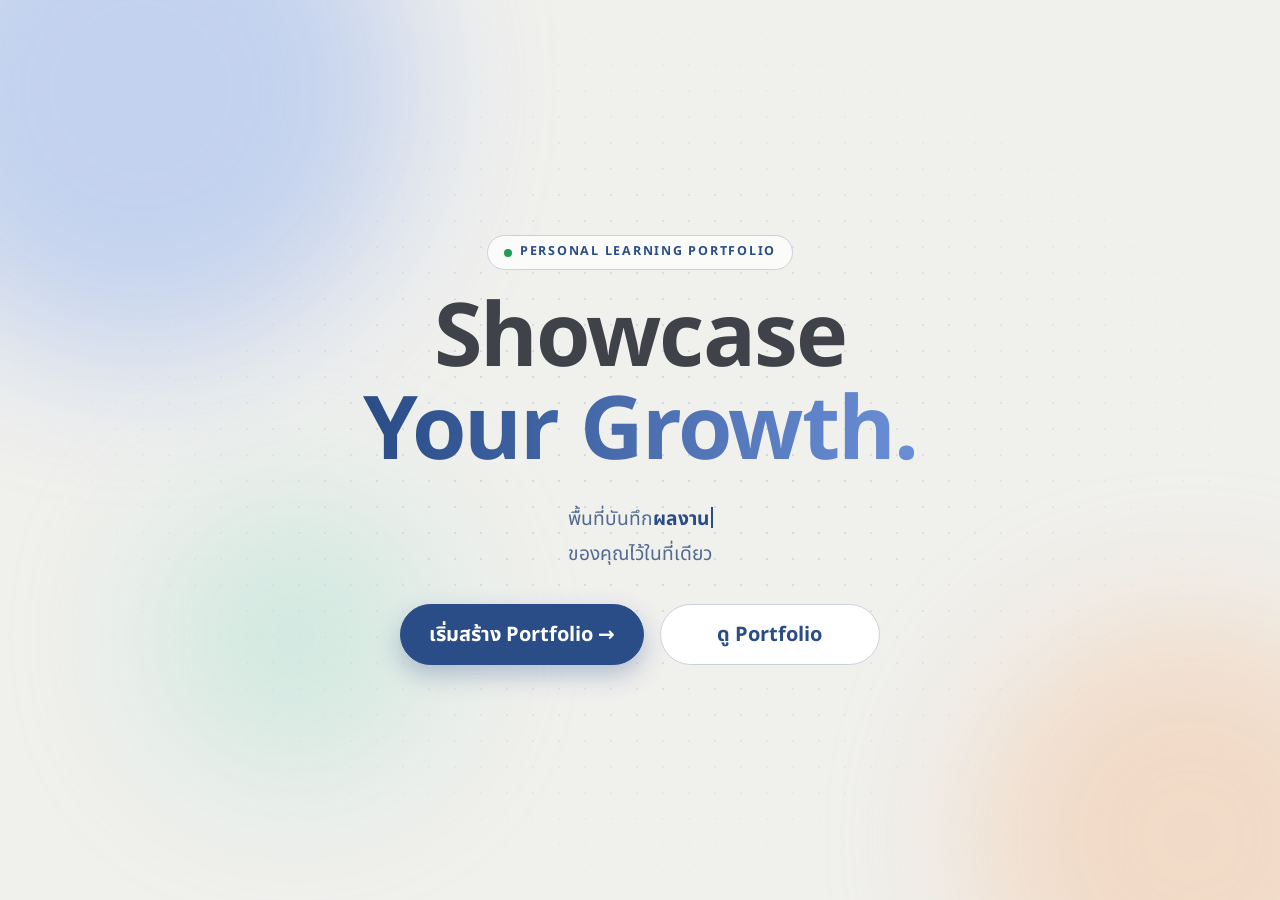
<file: index.html>
<!DOCTYPE html>
<html lang="th">
<head>
    <meta charset="UTF-8">
    <meta name="viewport" content="width=device-width, initial-scale=1">
    <title>PowerUP-TeamProject | Portfolio</title>

    <link rel="preconnect" href="https://fonts.googleapis.com">
    <link rel="preconnect" href="https://fonts.gstatic.com" crossorigin>
    <link href="https://fonts.googleapis.com/css2?family=Noto+Sans+Thai:wght@400;500;700&display=swap" rel="stylesheet">
    <link href="https://cdn.jsdelivr.net/npm/bootstrap@5.3.3/dist/css/bootstrap.min.css" rel="stylesheet">

    <link rel="stylesheet" href="css/base.css">
    <link rel="stylesheet" href="css/home.css">

    <script src="js/core/theme.js"></script>
</head>

<body class="home">

    <!-- พื้นหลังเคลื่อนไหว -->
    <div class="home-bg" aria-hidden="true">
        <span class="blob blob-1" data-depth="60"></span>
        <span class="blob blob-2" data-depth="-45"></span>
        <span class="blob blob-3" data-depth="35"></span>
    </div>

    <main class="home-hero">
        <span class="home-badge" data-reveal>PERSONAL LEARNING PORTFOLIO</span>

        <h1 class="home-title" data-reveal>
            Showcase<br>
            <span class="gradient-text">Your Growth.</span>
        </h1>

        <p class="home-subtitle" data-reveal>
            พื้นที่บันทึก<span class="typed-word" id="typedWord">ผลงาน</span><span class="typed-caret" aria-hidden="true"></span>
            <br>ของคุณไว้ในที่เดียว
        </p>

        <div class="home-actions" data-reveal>
            <a href="pages/create.html" class="btn btn-primary btn-lg home-btn">
                เริ่มสร้าง Portfolio <span class="arrow" aria-hidden="true">→</span>
            </a>
            <a href="pages/portfolio.html" class="btn btn-outline-primary btn-lg home-btn">
                ดู Portfolio
            </a>
        </div>
    </main>

    <script src="js/core/ui.js"></script>
    <script src="js/pages/home.js"></script>
</body>
</html>
</file>
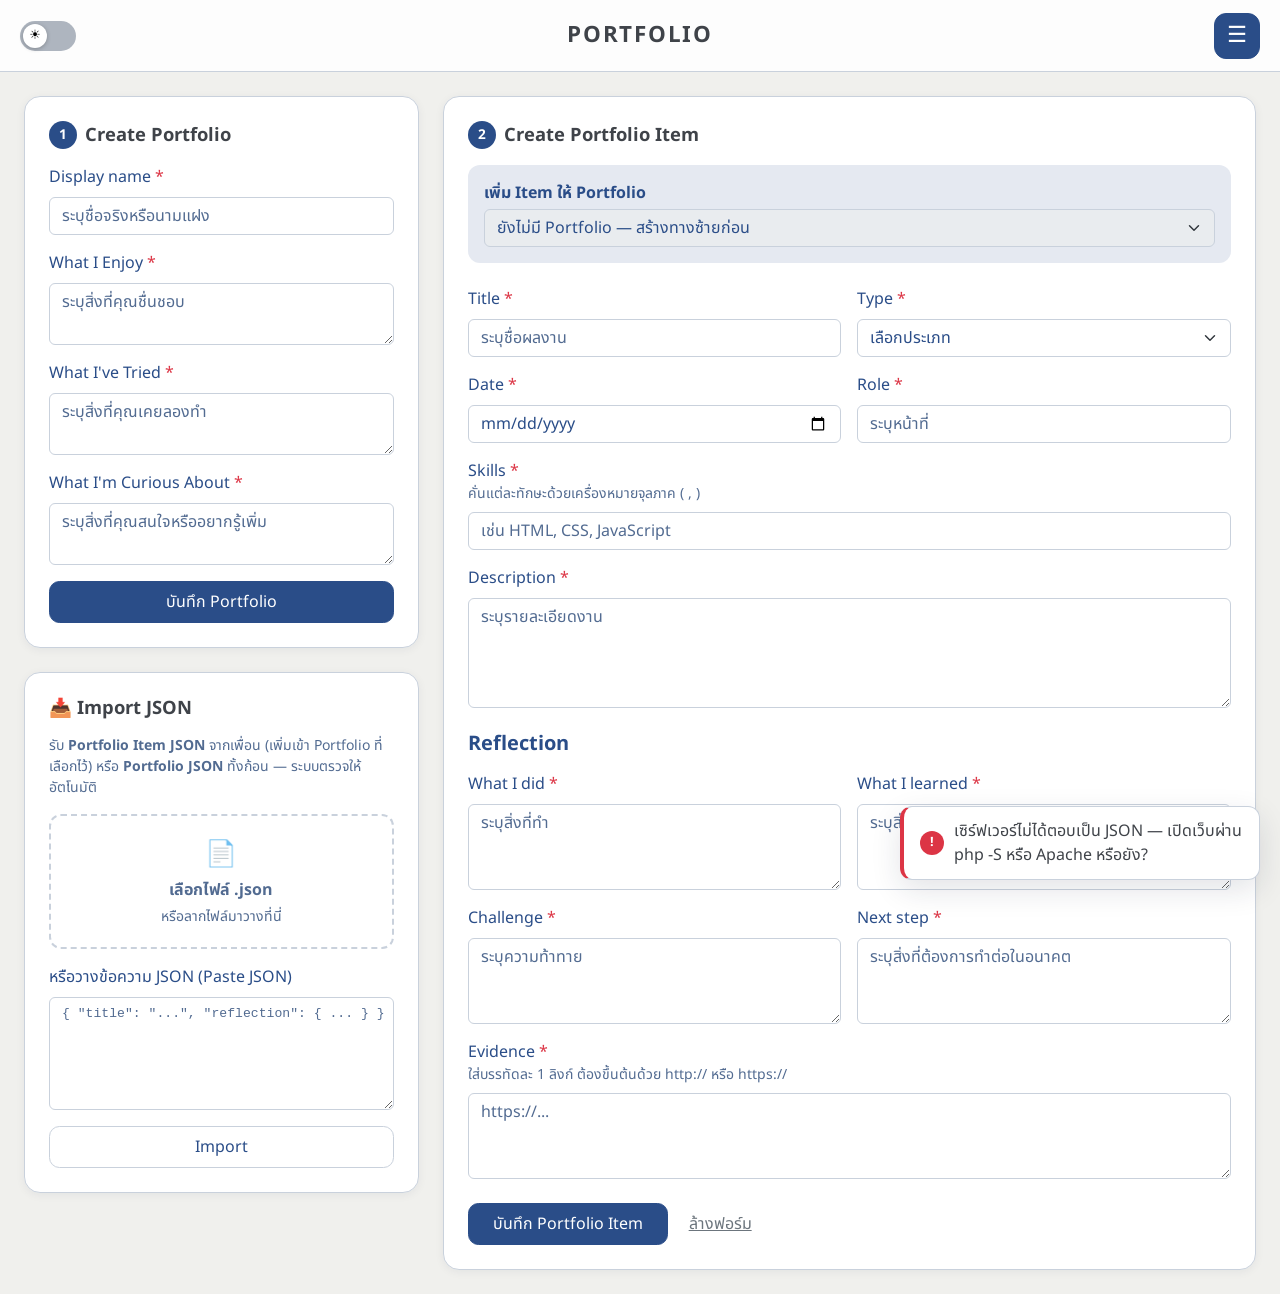
<file: pages/create.html>
<!DOCTYPE html>
<html lang="th">
<head>
    <meta charset="UTF-8">
    <meta name="viewport" content="width=device-width, initial-scale=1">
    <title>สร้าง Portfolio | PowerUP-TeamProject</title>

    <link rel="preconnect" href="https://fonts.googleapis.com">
    <link rel="preconnect" href="https://fonts.gstatic.com" crossorigin>
    <link href="https://fonts.googleapis.com/css2?family=Noto+Sans+Thai:wght@400;500;700&display=swap" rel="stylesheet">
    <link href="https://cdn.jsdelivr.net/npm/bootstrap@5.3.3/dist/css/bootstrap.min.css" rel="stylesheet">

    <link rel="stylesheet" href="../css/base.css">
    <link rel="stylesheet" href="../css/create.css">

    <script src="../js/core/theme.js"></script>
</head>

<body class="has-navbar">

    <!-- ========== NAVBAR ========== -->
    <header class="site-navbar">
        <button type="button" class="theme-toggle" id="themeToggle" role="switch" aria-checked="false" aria-label="โหมดมืด" title="เปิดโหมดมืด">
            <span class="theme-toggle-thumb" aria-hidden="true"></span>
        </button>

        <a href="../index.html" class="site-brand">PORTFOLIO</a>

        <button type="button" class="btn btn-primary menu-btn justify-self-end" data-bs-toggle="offcanvas" data-bs-target="#pageMenu" aria-controls="pageMenu" aria-label="เปิดเมนู">☰</button>
    </header>

    <!-- ========== SIDE MENU ========== -->
    <div class="offcanvas offcanvas-end" tabindex="-1" id="pageMenu" aria-labelledby="pageMenuLabel">
        <div class="offcanvas-header border-bottom">
            <h5 class="offcanvas-title fw-bold" id="pageMenuLabel">MENU</h5>
            <button type="button" class="btn-close" data-bs-dismiss="offcanvas" aria-label="ปิด"></button>
        </div>
        <div class="offcanvas-body">
            <nav class="d-grid gap-3">
                <a href="../index.html" class="btn btn-outline-primary menu-link">🏠 HOME</a>
                <a href="create.html" class="btn btn-outline-primary menu-link" aria-current="page">✍️ สร้าง Portfolio</a>
                <a href="portfolio.html" class="btn btn-outline-primary menu-link">📁 PORTFOLIO</a>
                <a href="game.html" class="btn btn-outline-primary menu-link">🎮 เล่น Blackjack</a>
            </nav>
        </div>
    </div>

    <!-- ========== CONTENT ========== -->
    <main class="container-xxl px-3 px-md-4 py-4">
        <div class="row g-4 align-items-start">

            <!-- ซ้าย: สร้าง Portfolio + Import -->
            <aside class="col-lg-4">
                <div class="create-sidebar d-grid gap-4">

                    <section class="app-card" data-reveal>
                        <h2 class="section-title"><span class="step-badge">1</span> Create Portfolio</h2>

                        <!-- ไม่มี action / method: JavaScript ส่งด้วย fetch() + FormData แทน -->
                        <form id="portfolioForm" novalidate>
                            <div class="field mb-3">
                                <label for="displayName" class="form-label">Display name <span class="text-danger">*</span></label>
                                <input type="text" id="displayName" name="displayName" class="form-control" maxlength="120" placeholder="ระบุชื่อจริงหรือนามแฝง" required>
                                <div class="error-msg invalid-feedback">โปรดระบุชื่อที่ต้องการแสดง</div>
                            </div>

                            <div class="field mb-3">
                                <label for="whatIEnjoy" class="form-label">What I Enjoy <span class="text-danger">*</span></label>
                                <textarea id="whatIEnjoy" name="whatIEnjoy" class="form-control" rows="2" placeholder="ระบุสิ่งที่คุณชื่นชอบ" required></textarea>
                                <div class="error-msg invalid-feedback">โปรดระบุสิ่งที่คุณชอบทำ</div>
                            </div>

                            <div class="field mb-3">
                                <label for="whatIveTried" class="form-label">What I've Tried <span class="text-danger">*</span></label>
                                <textarea id="whatIveTried" name="whatIveTried" class="form-control" rows="2" placeholder="ระบุสิ่งที่คุณเคยลองทำ" required></textarea>
                                <div class="error-msg invalid-feedback">โปรดระบุสิ่งที่คุณเคยลองทำ</div>
                            </div>

                            <div class="field mb-3">
                                <label for="whatImCuriousAbout" class="form-label">What I'm Curious About <span class="text-danger">*</span></label>
                                <textarea id="whatImCuriousAbout" name="whatImCuriousAbout" class="form-control" rows="2" placeholder="ระบุสิ่งที่คุณสนใจหรืออยากรู้เพิ่ม" required></textarea>
                                <div class="error-msg invalid-feedback">โปรดระบุสิ่งที่คุณสนใจหรืออยากรู้เพิ่ม</div>
                            </div>

                            <p class="text-danger small mb-3" id="portfolioError" role="alert" hidden></p>
                            <button type="submit" class="btn btn-primary w-100 py-2">บันทึก Portfolio</button>
                        </form>
                    </section>

                    <section class="app-card" data-reveal>
                        <h2 class="section-title">📥 Import JSON</h2>
                        <p class="small text-body-secondary mb-3">
                            รับ <strong>Portfolio Item JSON</strong> จากเพื่อน (เพิ่มเข้า Portfolio ที่เลือกไว้)
                            หรือ <strong>Portfolio JSON</strong> ทั้งก้อน — ระบบตรวจให้อัตโนมัติ
                        </p>

                        <label for="importFile" class="drop-zone mb-3" id="dropZone">
                            <span class="drop-zone__icon" aria-hidden="true">📄</span>
                            <span class="fw-bold">เลือกไฟล์ .json</span>
                            <small id="importFileName">หรือลากไฟล์มาวางที่นี่</small>
                        </label>
                        <input type="file" id="importFile" class="visually-hidden" accept=".json,application/json">

                        <label for="importJson" class="form-label">หรือวางข้อความ JSON (Paste JSON)</label>
                        <textarea id="importJson" class="form-control json-preview mb-3" rows="5" placeholder='{ "title": "...", "reflection": { ... } }'></textarea>

                        <p class="text-danger small mb-3" id="importError" role="alert" hidden></p>

                        <button type="button" class="btn btn-outline-primary w-100 py-2" id="importBtn">Import</button>
                    </section>
                </div>
            </aside>

            <!-- ขวา: สร้าง / แก้ไข Portfolio Item -->
            <section class="col-lg-8">
                <div class="app-card" id="itemSection" data-reveal>
                    <h2 class="section-title"><span class="step-badge">2</span> <span id="itemFormTitle">Create Portfolio Item</span></h2>

                    <div class="edit-banner mb-3" id="modeBanner" hidden>
                        <span id="modeBannerText"></span>
                        <button type="button" class="btn btn-sm btn-outline-secondary" id="cancelModeBtn">ยกเลิก</button>
                    </div>

                    <form id="itemForm" novalidate>
                        <div class="target-box mb-4">
                            <label for="portfolioId" class="form-label fw-bold mb-1">เพิ่ม Item ให้ Portfolio</label>
                            <select id="portfolioId" name="portfolioId" class="form-select"></select>
                        </div>

                        <div class="row g-3">
                            <div class="col-md-6">
                                <label for="title" class="form-label">Title <span class="text-danger">*</span></label>
                                <input type="text" id="title" name="title" class="form-control" maxlength="200" placeholder="ระบุชื่อผลงาน" required>
                                <div class="invalid-feedback">โปรดระบุชื่อผลงาน</div>
                            </div>

                            <div class="col-md-6">
                                <label for="type" class="form-label">Type <span class="text-danger">*</span></label>
                                <select id="type" name="type" class="form-select" required>
                                    <option value="">เลือกประเภท</option>
                                    <option value="Course Assignment">Course Assignment</option>
                                    <option value="Personal Project">Personal Project</option>
                                    <option value="Activity">Activity</option>
                                    <option value="Workshop">Workshop</option>
                                    <option value="Volunteer">Volunteer</option>
                                    <option value="Other">Other</option>
                                </select>
                                <div class="invalid-feedback">โปรดเลือกประเภท</div>
                            </div>

                            <div class="col-12" id="otherTypeField" hidden>
                                <label for="otherType" class="form-label">ระบุประเภทอื่น ๆ <span class="text-danger">*</span></label>
                                <input type="text" id="otherType" name="otherType" class="form-control" maxlength="100" placeholder="พิมพ์รายละเอียดประเภทผลงาน">
                                <div class="invalid-feedback">โปรดระบุประเภทผลงาน</div>
                            </div>

                            <div class="col-md-6">
                                <label for="date" class="form-label">Date <span class="text-danger">*</span></label>
                                <input type="date" id="date" name="date" class="form-control" required>
                                <div class="invalid-feedback">โปรดเลือกวันที่ (ต้องไม่เป็นวันในอนาคต)</div>
                            </div>

                            <div class="col-md-6">
                                <label for="role" class="form-label">Role <span class="text-danger">*</span></label>
                                <input type="text" id="role" name="role" class="form-control" maxlength="200" placeholder="ระบุหน้าที่" required>
                                <div class="invalid-feedback">โปรดระบุหน้าที่</div>
                            </div>

                            <div class="col-12">
                                <label for="skills" class="form-label mb-0">Skills <span class="text-danger">*</span></label>
                                <div class="form-text mt-0 mb-2">คั่นแต่ละทักษะด้วยเครื่องหมายจุลภาค ( , )</div>
                                <input type="text" id="skills" name="skills" class="form-control" placeholder="เช่น HTML, CSS, JavaScript" required>
                                <div class="invalid-feedback">โปรดระบุทักษะที่ใช้</div>
                            </div>

                            <div class="col-12">
                                <label for="description" class="form-label">Description <span class="text-danger">*</span></label>
                                <textarea id="description" name="description" class="form-control" rows="4" placeholder="ระบุรายละเอียดงาน" required></textarea>
                                <div class="invalid-feedback">โปรดระบุรายละเอียดงาน</div>
                            </div>
                        </div>

                        <h3 class="h5 fw-bold mt-4 mb-3">Reflection</h3>

                        <div class="row g-3">
                            <div class="col-md-6">
                                <label for="whatIDid" class="form-label">What I did <span class="text-danger">*</span></label>
                                <textarea id="whatIDid" name="whatIDid" class="form-control" rows="3" placeholder="ระบุสิ่งที่ทำ" required></textarea>
                                <div class="invalid-feedback">โปรดระบุสิ่งที่ทำ</div>
                            </div>

                            <div class="col-md-6">
                                <label for="whatILearned" class="form-label">What I learned <span class="text-danger">*</span></label>
                                <textarea id="whatILearned" name="whatILearned" class="form-control" rows="3" placeholder="ระบุสิ่งที่เรียนรู้" required></textarea>
                                <div class="invalid-feedback">โปรดระบุสิ่งที่เรียนรู้</div>
                            </div>

                            <div class="col-md-6">
                                <label for="challenge" class="form-label">Challenge <span class="text-danger">*</span></label>
                                <textarea id="challenge" name="challenge" class="form-control" rows="3" placeholder="ระบุความท้าทาย" required></textarea>
                                <div class="invalid-feedback">โปรดระบุความท้าทาย</div>
                            </div>

                            <div class="col-md-6">
                                <label for="nextStep" class="form-label">Next step <span class="text-danger">*</span></label>
                                <textarea id="nextStep" name="nextStep" class="form-control" rows="3" placeholder="ระบุสิ่งที่ต้องการทำต่อในอนาคต" required></textarea>
                                <div class="invalid-feedback">โปรดระบุสิ่งที่ต้องการทำต่อ</div>
                            </div>

                            <div class="col-12">
                                <label for="evidence" class="form-label mb-0">Evidence <span class="text-danger">*</span></label>
                                <div class="form-text mt-0 mb-2">ใส่บรรทัดละ 1 ลิงก์ ต้องขึ้นต้นด้วย http:// หรือ https://</div>
                                <textarea id="evidence" name="evidence" class="form-control" rows="3" placeholder="https://..." required></textarea>
                                <div class="invalid-feedback">ต้องมีอย่างน้อย 1 ลิงก์ และทุกบรรทัดต้องขึ้นต้นด้วย http:// หรือ https://</div>
                            </div>
                        </div>

                        <p class="text-danger small mt-3 mb-0" id="itemError" role="alert" hidden></p>

                        <div class="d-flex flex-column flex-sm-row gap-2 mt-4">
                            <button type="submit" class="btn btn-primary px-4 py-2" id="itemSubmitBtn">บันทึก Portfolio Item</button>
                            <button type="reset" class="btn btn-link text-secondary">ล้างฟอร์ม</button>
                        </div>
                    </form>
                </div>
            </section>

        </div>
    </main>

    <script src="https://cdn.jsdelivr.net/npm/bootstrap@5.3.3/dist/js/bootstrap.bundle.min.js"></script>
    <script src="../js/core/ui.js"></script>
    <script src="../js/core/data.js"></script>
    <script src="../js/pages/create.js"></script>
</body>
</html>
</file>
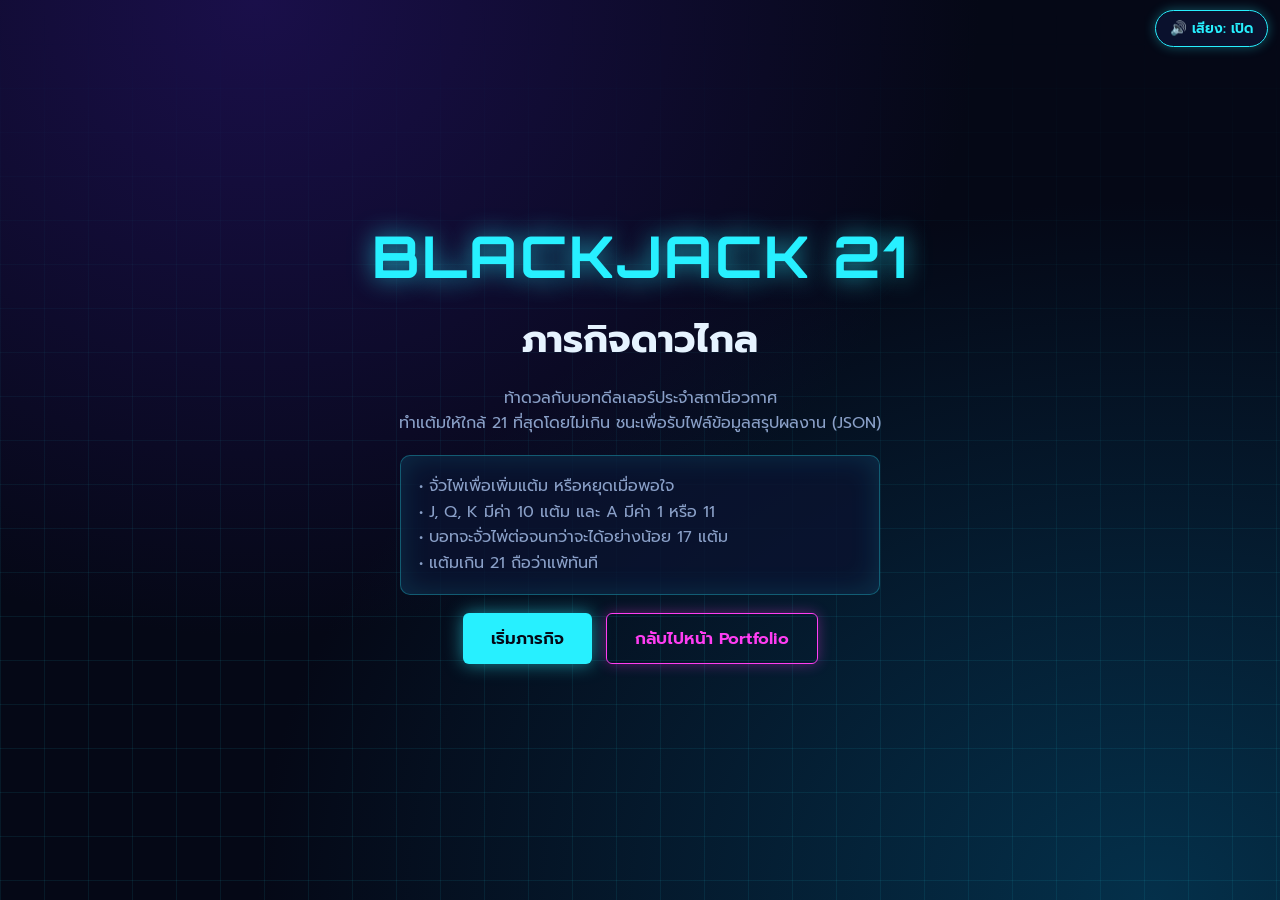
<file: pages/game.html>
<!DOCTYPE html>
<html lang="th">
<head>
<meta charset="utf-8">
<meta name="viewport" content="width=device-width, initial-scale=1, viewport-fit=cover">
<title>แบล็กแจ็ก: ภารกิจดาวไกล</title>
<link href="https://fonts.googleapis.com/css2?family=Orbitron:wght@600;900&family=Prompt:wght@400;600&display=swap" rel="stylesheet">
<link rel="stylesheet" href="../css/game.css">
</head>
<body>
<button id="snd" aria-label="เปิดหรือปิดเสียง">🔊 เสียง: เปิด</button>

<section class="screen on" id="start">
  <h1>BLACKJACK 21</h1>
  <h2>ภารกิจดาวไกล</h2>
  <p>ท้าดวลกับบอทดีลเลอร์ประจำสถานีอวกาศ<br>ทำแต้มให้ใกล้ 21 ที่สุดโดยไม่เกิน ชนะเพื่อรับไฟล์ข้อมูลสรุปผลงาน (JSON)</p>
  <div class="panel" style="max-width:480px;text-align:left">
    <p>• จั่วไพ่เพื่อเพิ่มแต้ม หรือหยุดเมื่อพอใจ<br>• J, Q, K มีค่า 10 แต้ม และ A มีค่า 1 หรือ 11<br>• บอทจะจั่วไพ่ต่อจนกว่าจะได้อย่างน้อย 17 แต้ม<br>• แต้มเกิน 21 ถือว่าแพ้ทันที</p>
  </div>
  <div class="row"><button class="btn" id="startBtn">เริ่มภารกิจ</button><a class="btn alt" href="portfolio.html" id="toPortfolioStart">กลับไปหน้า Portfolio</a></div>
</section>

<section class="screen" id="game">
  <h2>BLACKJACK</h2><div class="card back" id="deck" aria-hidden="true">?</div>
  <div class="panel zone"><h3>บอทดีลเลอร์ <span class="score" id="ds">0</span></h3><div class="hand" id="dh"></div></div>
  <div id="status"></div>
  <div class="panel zone"><h3>ผู้เล่น <span class="score" id="ps">0</span></h3><div class="hand" id="ph"></div></div>
  <div class="row"><button class="btn go" id="hit">จั่วไพ่</button><button class="btn alt" id="stand">หยุด</button></div>
</section>

<section class="screen lose" id="lose">
  <h2>ภารกิจล้มเหลว</h2>
  <p id="loseMsg"></p>
  <div class="row"><button class="btn go" id="again1">เล่นอีกรอบ</button><button class="btn alt" id="quit">ออก</button><a class="btn alt" href="portfolio.html" id="toPortfolioLose">กลับไปหน้า Portfolio</a></div>
</section>

<section class="screen" id="draw">
  <h2>เสมอกัน</h2>
  <p>แต้มเท่ากับบอท ยังไม่มีผู้ชนะ ลองอีกครั้ง</p>
  <div class="row"><button class="btn go" id="again2">เล่นรอบใหม่</button><a class="btn alt" href="portfolio.html" id="toPortfolioDraw">กลับไปหน้า Portfolio</a></div>
</section>

<section class="screen" id="bye">
  <h2>ขอบคุณที่ร่วมภารกิจ</h2>
  <p>แล้วพบกันใหม่ นักบินอวกาศ</p>
  <button class="btn" id="home">กลับหน้าแรก</button>
</section>

<section class="screen win" id="win">
  <h2>ภารกิจสำเร็จ! คุณชนะ</h2>
  <p id="winMsg"></p>
  <p>กรอกชื่อ-นามสกุลของคุณเพื่อบันทึกข้อมูลลงในไฟล์ Portfolio JSON</p>
  <div class="fields">
    <div><label for="fullName">ชื่อ-นามสกุล</label><input id="fullName" maxlength="80" autocomplete="name" placeholder="เช่น สมชาย มีสุข"></div>
    <div id="err" role="alert"></div>
    <button class="btn" id="mk">สร้างและดาวน์โหลดไฟล์ .json</button>
  </div>
</section>

<section class="screen" id="result">
  <h2>บันทึกข้อมูลสำเร็จ</h2>
  <p id="dlMsg">ไฟล์ Portfolio JSON ของคุณพร้อมดาวน์โหลดแล้ว</p>
  <div class="row">
    <button class="btn go" id="dl">ดาวน์โหลดไฟล์ .json</button>
    <button class="btn alt" id="again3">เล่นอีกรอบ</button>
    <a class="btn alt" href="portfolio.html" id="toPortfolioCert">กลับไปหน้า Portfolio</a>
  </div>
</section>

<script src="../js/pages/game.js"></script>
</body>
</html>
</file>
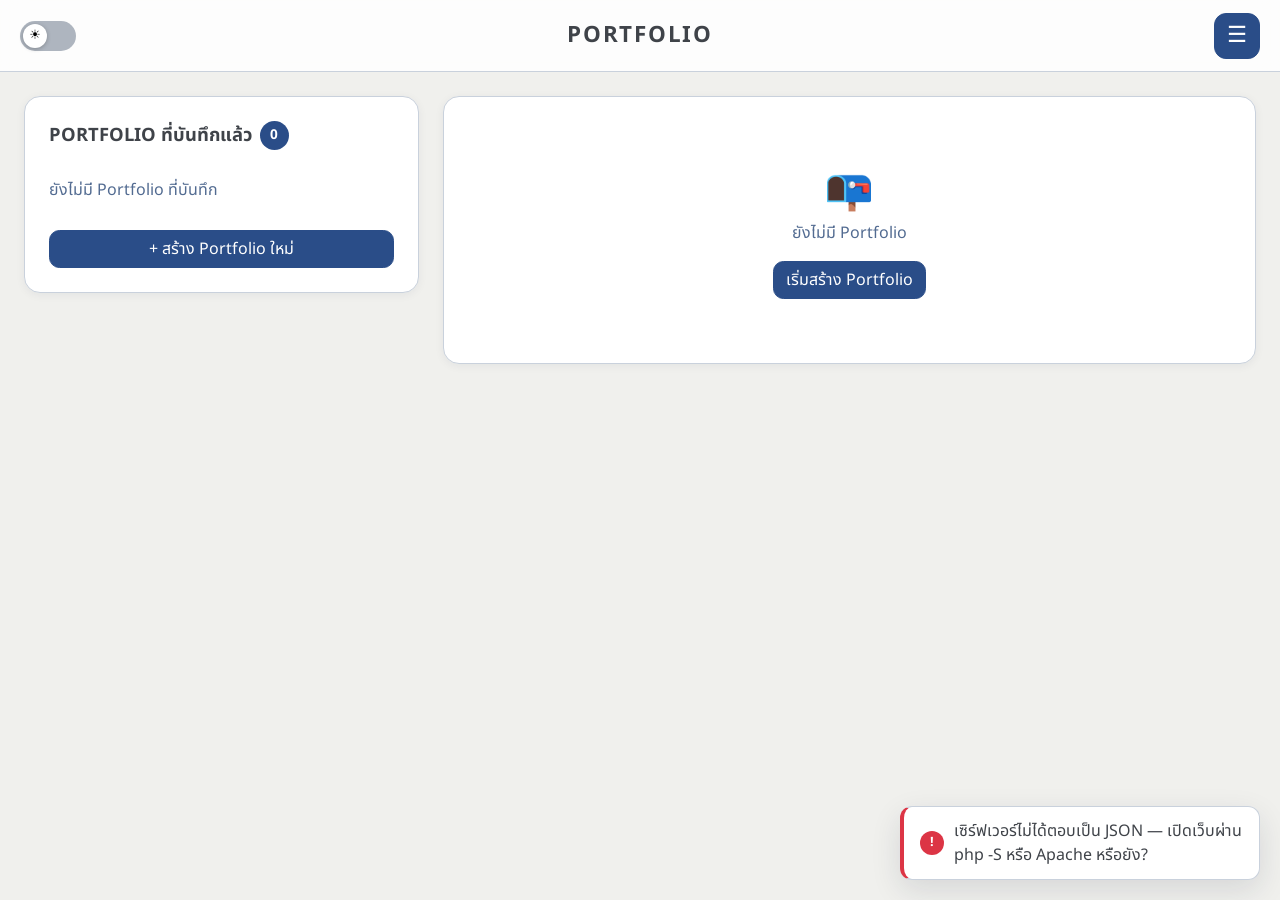
<file: pages/portfolio.html>
<!DOCTYPE html>
<html lang="th">
<head>
    <meta charset="UTF-8">
    <meta name="viewport" content="width=device-width, initial-scale=1">
    <title>ดู Portfolio | PowerUP-TeamProject</title>

    <link rel="preconnect" href="https://fonts.googleapis.com">
    <link rel="preconnect" href="https://fonts.gstatic.com" crossorigin>
    <link href="https://fonts.googleapis.com/css2?family=Noto+Sans+Thai:wght@400;500;700&display=swap" rel="stylesheet">
    <link href="https://cdn.jsdelivr.net/npm/bootstrap@5.3.3/dist/css/bootstrap.min.css" rel="stylesheet">

    <link rel="stylesheet" href="../css/base.css">
    <link rel="stylesheet" href="../css/portfolio.css">

    <script src="../js/core/theme.js"></script>
</head>

<body class="has-navbar">

    <!-- ========== NAVBAR ========== -->
    <header class="site-navbar">
        <button type="button" class="theme-toggle" id="themeToggle" role="switch" aria-checked="false" aria-label="โหมดมืด" title="เปิดโหมดมืด">
            <span class="theme-toggle-thumb" aria-hidden="true"></span>
        </button>

        <a href="../index.html" class="site-brand">PORTFOLIO</a>

        <button type="button" class="btn btn-primary menu-btn justify-self-end" data-bs-toggle="offcanvas" data-bs-target="#pageMenu" aria-controls="pageMenu" aria-label="เปิดเมนู">☰</button>
    </header>

    <!-- ========== SIDE MENU ========== -->
    <div class="offcanvas offcanvas-end" tabindex="-1" id="pageMenu" aria-labelledby="pageMenuLabel">
        <div class="offcanvas-header border-bottom">
            <h5 class="offcanvas-title fw-bold" id="pageMenuLabel">MENU</h5>
            <button type="button" class="btn-close" data-bs-dismiss="offcanvas" aria-label="ปิด"></button>
        </div>
        <div class="offcanvas-body">
            <nav class="d-grid gap-3">
                <a href="../index.html" class="btn btn-outline-primary menu-link">🏠 HOME</a>
                <a href="create.html" class="btn btn-outline-primary menu-link">✍️ สร้าง Portfolio</a>
                <a href="portfolio.html" class="btn btn-outline-primary menu-link" aria-current="page">📁 PORTFOLIO</a>
                <a href="game.html" class="btn btn-outline-primary menu-link">🎮 เล่น Blackjack</a>
            </nav>
        </div>
    </div>

    <!-- ========== CONTENT ========== -->
    <main class="container-xxl px-3 px-md-4 py-4">
        <div class="row g-4 align-items-start">

            <!-- ซ้าย: รายการ Portfolio -->
            <aside class="col-lg-4">
                <section class="app-card portfolio-sidebar" data-reveal>
                    <h2 class="section-title">
                        PORTFOLIO ที่บันทึกแล้ว
                        <span class="count-badge" id="portfolioCount">0</span>
                    </h2>
                    <ul class="portfolio-list" id="portfolioList" aria-label="รายการ Portfolio"></ul>
                    <a href="create.html" class="btn btn-primary w-100 mt-3">+ สร้าง Portfolio ใหม่</a>
                </section>
            </aside>

            <!-- ขวา: รายละเอียด + Items -->
            <div class="col-lg-8 d-grid gap-4" id="detailArea">

                <section class="app-card" aria-live="polite" data-reveal>
                    <div class="empty-state" id="emptyState" hidden>
                        <div class="empty-state__icon" aria-hidden="true">📭</div>
                        <p class="mb-3">ยังไม่มี Portfolio</p>
                        <a href="create.html" class="btn btn-primary">เริ่มสร้าง Portfolio</a>
                    </div>

                    <div id="detailContent" hidden>
                        <div class="detail-header">
                            <div class="d-flex align-items-center gap-3 min-w-0">
                                <span class="avatar" id="detailAvatar" aria-hidden="true"></span>
                                <h1 class="fs-3 fw-bold text-break mb-0" id="detailTitle"></h1>
                            </div>
                            <div class="d-flex flex-wrap gap-2">
                                <button type="button" class="btn btn-sm btn-primary" id="exportBtn">⬇️ Export my-portfolio.json</button>
                                <button type="button" class="btn btn-sm btn-outline-danger" id="deleteBtn">ลบ Portfolio</button>
                            </div>
                        </div>

                        <div class="detail-grid">
                            <div class="detail-box">
                                <h3>What I Enjoy</h3>
                                <p id="detailEnjoy"></p>
                            </div>
                            <div class="detail-box">
                                <h3>What I've Tried</h3>
                                <p id="detailTried"></p>
                            </div>
                            <div class="detail-box">
                                <h3>What I'm Curious About</h3>
                                <p id="detailCurious"></p>
                            </div>
                        </div>
                    </div>
                </section>

                <section class="app-card" id="itemsSection" data-reveal>
                    <div class="d-flex flex-wrap align-items-center justify-content-between gap-2 mb-3">
                        <h2 class="section-title mb-0">
                            PORTFOLIO ITEMS
                            <span class="count-badge" id="itemCount">0</span>
                        </h2>
                        <a href="create.html" class="btn btn-sm btn-outline-primary" id="addItemLink">+ เพิ่ม Item</a>
                    </div>
                    <div class="items-container" id="itemsContainer"></div>
                </section>

            </div>
        </div>
    </main>

    <!-- ========== หน้าต่างแสดง JSON (Copy / Download) ========== -->
    <div class="modal fade" id="jsonModal" tabindex="-1" aria-labelledby="jsonModalTitle" aria-hidden="true">
        <div class="modal-dialog modal-dialog-centered modal-dialog-scrollable modal-lg modal-fullscreen-sm-down">
            <div class="modal-content">
                <div class="modal-header">
                    <h2 class="modal-title fs-5 fw-bold" id="jsonModalTitle">Portfolio Item JSON</h2>
                    <button type="button" class="btn-close" data-bs-dismiss="modal" aria-label="ปิด"></button>
                </div>
                <div class="modal-body">
                    <p class="small text-body-secondary" id="jsonModalHint"></p>
                    <textarea class="form-control json-preview" id="jsonModalText" rows="14" readonly aria-label="ข้อมูล JSON"></textarea>
                </div>
                <div class="modal-footer flex-column flex-sm-row">
                    <span class="small text-body-secondary me-sm-auto" id="jsonModalFile"></span>
                    <button type="button" class="btn btn-outline-primary w-100 w-sm-auto" id="jsonCopyBtn">📋 Copy</button>
                    <button type="button" class="btn btn-primary w-100 w-sm-auto" id="jsonDownloadBtn">⬇️ Download</button>
                </div>
            </div>
        </div>
    </div>

    <script src="https://cdn.jsdelivr.net/npm/bootstrap@5.3.3/dist/js/bootstrap.bundle.min.js"></script>
    <script src="../js/core/ui.js"></script>
    <script src="../js/core/data.js"></script>
    <script src="../js/pages/portfolio.js"></script>
</body>
</html>
</file>
<file: css/home.css>
/* 
   home.css — หน้าแรก (index.html)
   หน้าเรียบ ๆ มีแค่หัวข้อ + 2 ปุ่ม และพื้นหลังเคลื่อนไหวเบา ๆ
    */

.home {
  overflow-x: hidden;
}

/* ---------- พื้นหลัง ---------- */
.home-bg {
  position: fixed;
  inset: 0;
  z-index: -1;
  overflow: hidden;
  pointer-events: none;
}

/* ลายจุดจาง ๆ */
.home-bg::after {
  content: "";
  position: absolute;
  inset: 0;
  background-image: radial-gradient(var(--bs-border-color) 1px, transparent 1px);
  background-size: 26px 26px;
  mask-image: radial-gradient(ellipse at center, #000 20%, transparent 70%);
  -webkit-mask-image: radial-gradient(ellipse at center, #000 20%, transparent 70%);
  opacity: 0.7;
}

/* วงกลมสีเบลอ ๆ (home.js ขยับตามเมาส์) */
.blob {
  position: absolute;
  border-radius: 50%;
  filter: blur(70px);
  opacity: 0.55;
  translate: var(--px, 0) var(--py, 0);
  transition: translate 0.8s var(--ease);
  animation: float 14s ease-in-out infinite alternate;
}

.blob-1 {
  width: 42vmax;
  height: 42vmax;
  top: -14vmax;
  left: -10vmax;
  background: #9fbaf0;
}

.blob-2 {
  width: 34vmax;
  height: 34vmax;
  right: -10vmax;
  bottom: -12vmax;
  background: #f3c9a8;
  animation-delay: -5s;
}

.blob-3 {
  width: 22vmax;
  height: 22vmax;
  top: 55%;
  left: 12%;
  background: #b9e3d6;
  animation-delay: -9s;
}

[data-bs-theme="dark"] .blob { opacity: 0.25; }

@keyframes float {
  0% { transform: translate(0, 0) scale(1); }
  50% { transform: translate(3vmax, -2vmax) scale(1.06); }
  100% { transform: translate(-2vmax, 2vmax) scale(0.96); }
}

/* ---------- เนื้อหา ---------- */
.home-hero {
  min-height: 100vh;
  min-height: 100svh;
  display: flex;
  flex-direction: column;
  align-items: center;
  justify-content: center;
  gap: 1.5rem;
  padding: 2rem 1.25rem;
  text-align: center;
}

.home-badge {
  display: inline-flex;
  align-items: center;
  gap: 0.5rem;
  padding: 0.45rem 1rem;
  font-size: 0.78rem;
  font-weight: 700;
  letter-spacing: 0.14em;
  color: var(--accent-text);
  background: rgba(var(--bs-body-bg-rgb), 0.7);
  border: 1px solid var(--bs-border-color);
  border-radius: 999px;
  backdrop-filter: blur(6px);
}

.home-badge::before {
  content: "";
  width: 8px;
  height: 8px;
  background: #1f9d55;
  border-radius: 50%;
  animation: pulse 2s ease-in-out infinite;
}

@keyframes pulse {
  0%, 100% { box-shadow: 0 0 0 0 rgba(31, 157, 85, 0.5); }
  50% { box-shadow: 0 0 0 6px rgba(31, 157, 85, 0); }
}

.home-title {
  margin: 0;
  font-size: clamp(2.6rem, 9vw, 5.5rem);
  font-weight: 700;
  line-height: 1.05;
  letter-spacing: -0.02em;
  color: var(--bs-emphasis-color);
}

.gradient-text {
  background: linear-gradient(90deg, var(--accent-text), #6b8fd6, #d98b5f, var(--accent-text));
  background-size: 300% 100%;
  -webkit-background-clip: text;
  background-clip: text;
  color: transparent;
  animation: shine 8s linear infinite;
}

@keyframes shine {
  to { background-position: 300% 0; }
}

.home-subtitle {
  max-width: 34rem;
  margin: 0;
  font-size: clamp(1rem, 2.6vw, 1.2rem);
  line-height: 1.8;
  color: var(--bs-secondary-color);
}

/* คำที่พิมพ์อัตโนมัติ */
.typed-word {
  font-weight: 700;
  color: var(--accent-text);
}

.typed-caret {
  display: inline-block;
  width: 2px;
  height: 1.1em;
  margin-left: 2px;
  vertical-align: -0.15em;
  background: var(--accent-text);
  animation: blink 1s steps(1) infinite;
}

@keyframes blink {
  50% { opacity: 0; }
}

/* ---------- ปุ่ม ---------- */
.home-actions {
  display: flex;
  flex-wrap: wrap;
  justify-content: center;
  gap: 1rem;
  margin-top: 0.5rem;
}

.home-btn {
  min-width: 220px;
  padding: 0.9rem 1.75rem;
  font-weight: 700;
  border-radius: 999px;
}

.home-btn.btn-primary {
  box-shadow: 0 10px 25px rgba(42, 77, 136, 0.3);
}

.home-btn.btn-primary:hover {
  box-shadow: 0 14px 30px rgba(42, 77, 136, 0.4);
}

.home-btn .arrow {
  display: inline-block;
  transition: transform 0.25s var(--ease);
}

.home-btn:hover .arrow {
  transform: translateX(5px);
}

/* มือถือ: ปุ่มเต็มความกว้าง เรียงแนวตั้ง */
@media (max-width: 575.98px) {
  .home-actions {
    flex-direction: column;
    width: 100%;
    max-width: 320px;
  }

  .home-btn {
    width: 100%;
    min-width: 0;
  }
}
</file>
<file: css/create.css>
/* 
   create.css — หน้าสร้าง Portfolio (pages/create.html)
    */

/* ข้อความแจ้งเตือนของฟอร์ม Portfolio (create.js เพิ่มคลาส .invalid) */
.field .error-msg {
  display: none;
}

.field.invalid .error-msg {
  display: block;
}

.field.invalid .form-control {
  border-color: var(--bs-danger);
}

.form-control:focus,
.form-select:focus {
  border-color: var(--accent);
  box-shadow: 0 0 0 0.2rem var(--accent-soft);
}

/* ขั้นตอน 1 / 2 */
.step-badge {
  display: inline-grid;
  place-items: center;
  width: 1.75rem;
  height: 1.75rem;
  font-size: 0.85rem;
  color: #fff;
  background: var(--accent);
  border-radius: 50%;
}

/* กล่องเลือก Portfolio ที่จะเพิ่ม Item */
.target-box {
  padding: 1rem;
  background: var(--accent-soft);
  border-radius: 0.75rem;
}

/* แถบแจ้งว่ากำลังแก้ไข Item */
.edit-banner {
  display: flex;
  flex-wrap: wrap;
  align-items: center;
  justify-content: space-between;
  gap: 0.75rem;
  padding: 0.85rem 1rem;
  color: #7a5b00;
  background: #fff6d6;
  border: 1px solid #f0d77a;
  border-radius: 0.75rem;
}

[data-bs-theme="dark"] .edit-banner {
  color: #ffe08a;
  background: rgba(255, 214, 102, 0.1);
  border-color: rgba(255, 214, 102, 0.35);
}

/* ช่องอัปโหลดไฟล์แบบลากวาง */
.drop-zone {
  display: grid;
  place-items: center;
  gap: 0.25rem;
  padding: 1.25rem;
  text-align: center;
  color: var(--bs-secondary-color);
  border: 2px dashed var(--bs-border-color);
  border-radius: 0.75rem;
  cursor: pointer;
  transition: border-color 0.2s, background-color 0.2s;
}

.drop-zone:hover,
.drop-zone.is-dragover {
  border-color: var(--accent);
  background: var(--accent-soft);
}

.drop-zone__icon {
  font-size: 1.6rem;
}

/* คอลัมน์ซ้ายติดอยู่ด้านบนตอนเลื่อน (จอใหญ่) */
@media (min-width: 992px) {
  .create-sidebar {
    position: sticky;
    top: calc(var(--navbar-h) + 1.5rem);
  }
}
</file>
<file: css/game.css>
:root {
  --bg: #050816;
  --panel: #0b1330cc;
  --cyan: #27f0ff;
  --pink: #ff3df2;
  --lime: #7dff9a;
  --red: #ff4d6d;
  --txt: #e6f3ff;
  --mut: #8aa0c8;
  color-scheme: dark;
  box-sizing: border-box;
  padding-top: env(safe-area-inset-top, 0px);
  padding-bottom: env(safe-area-inset-bottom, 0px);
}
* {
  box-sizing: border-box;
}
html,
body {
  margin: 0;
  min-height: 100%;
}
body {
  background:
    radial-gradient(ellipse at 20% 0, #1a0f4a 0, transparent 50%),
    radial-gradient(ellipse at 90% 100%, #04304a 0, transparent 55%), var(--bg);
  color: var(--txt);
  font-family: "Prompt", "Noto Sans Thai", Tahoma, sans-serif;
  min-height: 100vh;
  background-attachment: fixed;
}
body::before {
  content: "";
  position: fixed;
  inset: 0;
  background-image:
    linear-gradient(#27f0ff14 1px, transparent 1px),
    linear-gradient(90deg, #27f0ff14 1px, transparent 1px);
  background-size: 44px 44px;
  mask-image: linear-gradient(transparent, #000 70%);
  -webkit-mask-image: linear-gradient(transparent, #000 70%);
  pointer-events: none;
}
h1,
h2,
.num {
  font-family: "Orbitron", "Prompt", sans-serif;
}
.screen {
  display: none;
  position: relative;
  max-width: 900px;
  margin: 0 auto;
  padding: 24px 16px 40px;
  min-height: 100vh;
  flex-direction: column;
  align-items: center;
  justify-content: center;
  text-align: center;
  gap: 18px;
}
.screen.on {
  display: flex;
}
h1 {
  font-size: clamp(2rem, 7vw, 3.6rem);
  margin: 0;
  color: var(--cyan);
  text-shadow: 0 0 24px #27f0ffaa;
  letter-spacing: 0.04em;
}
h2 {
  font-size: clamp(1.6rem, 5vw, 2.4rem);
  margin: 0;
}
p {
  margin: 0;
  color: var(--mut);
  line-height: 1.6;
}
.btn {
  font:
    600 1.05rem "Prompt",
    sans-serif;
  color: var(--bg);
  background: var(--cyan);
  border: 0;
  border-radius: 6px;
  padding: 12px 28px;
  cursor: pointer;
  box-shadow: 0 0 18px #27f0ff88;
  transition:
    transform 0.15s,
    box-shadow 0.15s;
}
a.btn {
  display: inline-block;
  text-decoration: none;
  text-align: center;
}
.btn:hover {
  transform: translateY(-2px);
  box-shadow: 0 0 28px #27f0ffcc;
}
.btn:focus-visible,
input:focus-visible {
  outline: 3px solid var(--pink);
  outline-offset: 3px;
}
.btn.alt {
  background: transparent;
  color: var(--pink);
  border: 1.5px solid var(--pink);
  box-shadow: 0 0 14px #ff3df255;
}
.btn.go {
  background: var(--lime);
  box-shadow: 0 0 18px #7dff9a88;
}
.btn:disabled {
  opacity: 0.35;
  cursor: not-allowed;
  transform: none;
}
.row {
  display: flex;
  gap: 14px;
  flex-wrap: wrap;
  justify-content: center;
}
.panel {
  background: var(--panel);
  border: 1px solid #27f0ff55;
  border-radius: 10px;
  padding: 18px;
  width: 100%;
  box-shadow: 0 0 30px #27f0ff22 inset;
}
#game {
  justify-content: flex-start;
  gap: 14px;
}
.zone {
  width: 100%;
}
.zone h3 {
  margin: 0 0 8px;
  font-size: 1rem;
  color: var(--mut);
  font-weight: 400;
}
.score {
  font-family: "Orbitron", sans-serif;
  color: var(--cyan);
  margin-left: 8px;
}
.hand {
  display: flex;
  gap: 10px;
  justify-content: center;
  min-height: 128px;
  flex-wrap: wrap;
}
.card {
  width: 80px;
  height: 116px;
  border-radius: 8px;
  background: linear-gradient(160deg, #16224d, #0a1130);
  border: 1.5px solid var(--cyan);
  box-shadow: 0 0 14px #27f0ff55;
  padding: 7px;
  display: flex;
  flex-direction: column;
  justify-content: space-between;
  font:
    900 1.35rem "Orbitron",
    sans-serif;
  text-align: left;
}
.card .s {
  align-self: center;
  font-size: 2rem;
}
.card .r2 {
  align-self: flex-end;
  transform: rotate(180deg);
}
.card.red {
  color: var(--red);
  border-color: var(--pink);
  box-shadow: 0 0 14px #ff3df255;
}
.card.back {
  background: repeating-linear-gradient(45deg, #1b0f4a 0 8px, #2a1670 8px 16px);
  border-color: var(--pink);
  color: transparent;
}
#status {
  min-height: 2em;
  font-size: 1.25rem;
  font-weight: 600;
  color: var(--lime);
  text-shadow: 0 0 12px #7dff9a66;
}
.lose h2 {
  color: var(--red);
  text-shadow: 0 0 20px #ff4d6d99;
}
.win h2 {
  color: var(--lime);
  text-shadow: 0 0 20px #7dff9a99;
}
input {
  width: 100%;
  font:
    1rem "Prompt",
    sans-serif;
  color: var(--txt);
  background: #050b22;
  border: 1.5px solid #27f0ff77;
  border-radius: 6px;
  padding: 12px;
}
label {
  display: block;
  text-align: left;
  color: var(--mut);
  font-size: 0.9rem;
  margin-bottom: 6px;
}
.fields {
  display: grid;
  gap: 14px;
  width: 100%;
  max-width: 420px;
}
#err {
  color: var(--red);
  min-height: 1.3em;
  font-size: 0.9rem;
}
.cert {
  background: #f8fbff;
  color: #0a1030;
  width: 100%;
  max-width: 760px;
  aspect-ratio: 1.414/1;
  min-height: 420px;
  border: 6px double #0b6a8a;
  border-radius: 6px;
  padding: 28px 22px;
  display: flex;
  flex-direction: column;
  align-items: center;
  justify-content: space-between;
  position: relative;
  box-shadow: 0 0 40px #27f0ff77;
}
.cert::before {
  content: "";
  position: absolute;
  inset: 8px;
  border: 1.5px solid #ff3df2;
  pointer-events: none;
}
.cert h2 {
  font-size: clamp(1.4rem, 5vw, 2.4rem);
  color: #0b6a8a;
  letter-spacing: 0.06em;
}
.cert .nm {
  font:
    600 clamp(1.5rem, 6vw, 2.6rem) "Prompt",
    sans-serif;
  border-bottom: 2px solid #0b6a8a;
  padding: 0 24px 4px;
  word-break: break-word;
}
.cert p {
  color: #2b3a66;
  font-size: clamp(0.8rem, 2.4vw, 1rem);
}
.cert .foot {
  display: flex;
  justify-content: space-between;
  align-items: flex-end;
  width: 100%;
  gap: 10px;
}
.hint {
  font-size: 0.8rem;
}
@media (max-width: 520px) {
  .card {
    width: 64px;
    height: 94px;
    font-size: 1.05rem;
  }
  .card .s {
    font-size: 1.5rem;
  }
  .hand {
    min-height: 104px;
  }
}
#snd {
  position: fixed;
  top: calc(env(safe-area-inset-top, 0px) + 10px);
  right: 12px;
  z-index: 20;
  font:
    600 0.85rem "Prompt",
    sans-serif;
  color: var(--cyan);
  background: #0b1330ee;
  border: 1.5px solid var(--cyan);
  border-radius: 20px;
  padding: 7px 14px;
  cursor: pointer;
  box-shadow: 0 0 12px #27f0ff55;
}
#snd:focus-visible {
  outline: 3px solid var(--pink);
  outline-offset: 3px;
}
#deck {
  position: absolute;
  top: 18px;
  right: 16px;
  width: 54px;
  height: 78px;
  padding: 0;
  border-radius: 6px;
  box-shadow:
    3px 3px 0 #1b0f4a,
    6px 6px 0 #2a1670,
    0 0 14px #ff3df255;
}
.card.fade-in {
  animation: fadeIn 0.3s ease-out both;
}
.card.flip {
  animation: flip 0.35s ease-out;
}
@keyframes fadeIn {
  from {
    opacity: 0;
    transform: scale(0.95);
  }
  to {
    opacity: 1;
    transform: none;
  }
}
@keyframes flip {
  from {
    transform: rotateY(90deg);
  }
  to {
    transform: none;
  }
}
@media print {
  #snd {
    display: none;
  }
}
@media (prefers-reduced-motion: reduce) {
  * {
    animation: none !important;
    transition: none !important;
  }
}
@media print {
  body {
    background: #fff;
  }
  body::before {
    display: none;
  }
  .screen {
    display: none !important;
  }
  #cert {
    display: flex !important;
    min-height: auto;
  }
  .noprint {
    display: none !important;
  }
  .cert {
    box-shadow: none;
    max-width: none;
  }
}
</file>
<file: css/portfolio.css>
/* 
   portfolio.css — หน้าดู Portfolio (pages/portfolio.html)
    */

/* ---------- รายการ Portfolio (ซ้าย) ---------- */
.portfolio-list {
  display: grid;
  gap: 0.4rem;
  max-height: 260px;
  margin: 0;
  padding: 0 4px 0 0;
  overflow-y: auto;
  list-style: none;
}

@media (min-width: 992px) {
  .portfolio-sidebar {
    position: sticky;
    top: calc(var(--navbar-h) + 1.5rem);
  }

  .portfolio-list {
    max-height: calc(100vh - var(--navbar-h) - 10rem);
  }
}

.list-empty {
  padding: 0.75rem 0;
  color: var(--bs-secondary-color);
}

.portfolio-item {
  display: flex;
  align-items: center;
  gap: 0.75rem;
  width: 100%;
  padding: 0.7rem 0.85rem;
  color: inherit;
  text-decoration: none; /* เป็นลิงก์ ?id=... */
  text-align: left;
  background: none;
  border: 0;
  border-left: 4px solid transparent;
  border-radius: 0.6rem;
  transition: background-color 0.2s, border-color 0.2s, transform 0.2s;
}

.portfolio-item:hover {
  color: inherit;
  background: var(--hover-bg);
  transform: translateX(3px);
}

.portfolio-item.active {
  background: var(--active-bg);
  border-left-color: var(--accent);
}

.avatar {
  display: grid;
  place-items: center;
  flex: 0 0 2.4rem;
  height: 2.4rem;
  font-weight: 700;
  color: #fff;
  background: var(--avatar-color, var(--accent));
  border-radius: 50%;
}

.portfolio-item .name {
  display: block;
  font-weight: 700;
  line-height: 1.3;
  word-break: break-word;
}

.portfolio-item .count {
  display: block;
  font-size: 0.85rem;
  color: var(--bs-secondary-color);
}

/* ---------- รายละเอียด Portfolio ---------- */
.detail-header {
  display: flex;
  flex-wrap: wrap;
  align-items: center;
  justify-content: space-between;
  gap: 1rem;
  margin-bottom: 1.25rem;
}

.detail-header .avatar {
  flex-basis: 3.5rem;
  height: 3.5rem;
  font-size: 1.4rem;
}

.detail-grid {
  display: grid;
  gap: 1rem;
  grid-template-columns: repeat(auto-fit, minmax(min(100%, 200px), 1fr));
}

.detail-box {
  padding: 1rem;
  background: var(--bs-tertiary-bg);
  border-radius: 0.75rem;
}

.detail-box h3,
.item-reflection h4 {
  margin-bottom: 0.25rem;
  font-size: 0.78rem;
  font-weight: 700;
  letter-spacing: 0.06em;
  text-transform: uppercase;
  color: var(--bs-secondary-color);
}

.detail-box p {
  margin: 0;
  word-break: break-word;
}

.empty-state {
  padding: 2.5rem 1rem;
  text-align: center;
  color: var(--bs-secondary-color);
}

.empty-state__icon {
  font-size: 2.5rem;
}

/* ---------- การ์ด Portfolio Item ---------- */
.items-container {
  display: grid;
  gap: 1.25rem;
  grid-template-columns: repeat(auto-fill, minmax(min(100%, 340px), 1fr));
}

.portfolio-item-card {
  display: flex;
  flex-direction: column;
  padding: 1.25rem;
  background: var(--card-bg);
  border: 1px solid var(--bs-border-color);
  border-radius: var(--radius);
  overflow-wrap: anywhere;
  transition: transform 0.25s var(--ease), box-shadow 0.25s var(--ease), opacity 0.6s var(--ease);
}

.portfolio-item-card:hover {
  transform: translateY(-4px);
  box-shadow: var(--shadow-md);
}

.item-title {
  margin-bottom: 0.5rem;
  font-size: 1.3rem;
  font-weight: 700;
  color: var(--bs-emphasis-color);
}

.item-meta {
  display: flex;
  flex-wrap: wrap;
  gap: 0.4rem;
  margin-bottom: 0.75rem;
}

.meta-chip {
  padding: 0.15rem 0.6rem;
  font-size: 0.8rem;
  color: var(--bs-secondary-color);
  border: 1px solid var(--bs-border-color);
  border-radius: 999px;
}

.meta-chip--type {
  color: var(--accent-text);
  background: var(--accent-soft);
  border-color: transparent;
}

.item-skills {
  display: flex;
  flex-wrap: wrap;
  gap: 0.4rem;
  margin: 0.75rem 0 1rem;
}

.item-skills span {
  padding: 0.2rem 0.75rem;
  font-size: 0.85rem;
  background: var(--tag-bg);
  border-radius: 999px;
}

.item-reflection {
  display: grid;
  gap: 0.75rem;
  grid-template-columns: repeat(auto-fit, minmax(min(100%, 140px), 1fr));
  padding: 1rem;
  margin-bottom: 1rem;
  background: var(--bs-tertiary-bg);
  border-radius: 0.75rem;
}

.item-reflection p {
  margin: 0;
  font-size: 0.95rem;
}

.item-evidence ul {
  padding-left: 1.1rem;
  margin-bottom: 0;
}

.item-evidence a {
  color: var(--accent-text);
  word-break: break-all;
}

.item-actions {
  display: flex;
  flex-wrap: wrap;
  gap: 0.5rem;
  padding-top: 1rem;
  margin-top: auto;
}

.btn-edit {
  --bs-btn-color: #856404;
  --bs-btn-border-color: #e6c76a;
  --bs-btn-hover-color: #856404;
  --bs-btn-hover-bg: #fff3cd;
  --bs-btn-hover-border-color: #e6c76a;
  --bs-btn-active-bg: #fff3cd;
}

[data-bs-theme="dark"] .btn-edit {
  --bs-btn-color: #ffd866;
  --bs-btn-border-color: rgba(255, 216, 102, 0.5);
  --bs-btn-hover-color: #ffd866;
  --bs-btn-hover-bg: rgba(255, 216, 102, 0.12);
  --bs-btn-hover-border-color: #ffd866;
}


/* ปุ่มใน modal: มือถือเต็มความกว้าง, จอใหญ่ขนาดปกติ */
@media (min-width: 576px) {
  .w-sm-auto {
    width: auto !important;
  }
}
</file>
<file: css/base.css>
/* 
   base.css — สไตล์ที่ใช้ร่วมกันทุกหน้า
   1. ตัวแปรสี (โหมดสว่าง / มืด)
   2. พื้นฐาน
   3. ปุ่ม Bootstrap
   4. Navbar + เมนูด้านข้าง + ปุ่มสลับธีม
   5. Toast / Ripple / Reveal / Page transition
    */

/* ---------- 1. ตัวแปรสี ---------- */
:root {
  --bs-body-font-family: "Noto Sans Thai", "Segoe UI", system-ui, sans-serif;
  --bs-body-color: #2a4d88;
  --bs-secondary-color: #526b91;
  --bs-emphasis-color: #3f4349;
  --bs-border-color: #c9d1dc;
  --bs-dark-rgb: 63, 67, 73;

  --accent: #2a4d88;
  --accent-hover: #203d6d;
  --accent-text: #2a4d88;
  --accent-soft: rgba(42, 77, 136, 0.12);
  --page-bg: #f0f0ed;
  --card-bg: #ffffff;
  --hover-bg: #e8ebef;
  --active-bg: #dce4ef;
  --tag-bg: #e5e9ef;
  --shadow-sm: 0 2px 10px rgba(23, 33, 61, 0.06);
  --shadow-md: 0 10px 30px rgba(23, 33, 61, 0.12);
  --radius: 1rem;
  --navbar-h: 72px;
  --ease: cubic-bezier(0.22, 1, 0.36, 1);
}

[data-bs-theme="dark"] {
  --bs-body-color: #d3dcec;
  --bs-secondary-color: #9aabc6;
  --bs-emphasis-color: #f1f4fa;
  --bs-border-color: #2c3a58;
  --bs-body-bg: #17213d;
  --bs-body-bg-rgb: 23, 33, 61;
  --bs-tertiary-bg: #131c35;
  --bs-tertiary-bg-rgb: 19, 28, 53;
  --bs-dark-rgb: 74, 94, 130;

  --accent: #3c66ad;
  --accent-hover: #4b77c2;
  --accent-text: #8fb3ef;
  --accent-soft: rgba(143, 179, 239, 0.14);
  --page-bg: #0d152b;
  --card-bg: #17213d;
  --hover-bg: #21304f;
  --active-bg: #263a62;
  --tag-bg: #26355a;
  --shadow-sm: 0 2px 10px rgba(0, 0, 0, 0.25);
  --shadow-md: 0 10px 30px rgba(0, 0, 0, 0.35);
}

/* ---------- 2. พื้นฐาน ---------- */
.json-preview {
  font-family: ui-monospace, SFMono-Regular, Menlo, Consolas, monospace;
  font-size: 0.82rem;
  white-space: pre;
}

html {
  scroll-behavior: smooth;
}

body {
  min-height: 100vh;
  background: var(--page-bg);
  transition: background-color 0.3s;
  animation: page-in 0.45s var(--ease) both;
}

/* หน้าที่มี Navbar ลอยด้านบน */
body.has-navbar {
  padding-top: var(--navbar-h);
}

/* เลื่อนไปยัง section แล้วไม่โดน Navbar บัง */
.has-navbar [id] {
  scroll-margin-top: calc(var(--navbar-h) + 1rem);
}

/* ให้ข้อความยาว ๆ ตัดบรรทัดได้ใน flex */
.min-w-0 {
  min-width: 0;
}

/* ให้ hidden ชนะคลาส d-* ของ Bootstrap เสมอ */
[hidden] {
  display: none !important;
}

.app-card {
  background: var(--card-bg);
  border: 1px solid var(--bs-border-color);
  border-radius: var(--radius);
  box-shadow: var(--shadow-sm);
  padding: 1.5rem;
  transition: background-color 0.3s, border-color 0.3s;
}

@media (max-width: 575.98px) {
  .app-card {
    padding: 1.15rem;
  }
}

.section-title {
  display: flex;
  align-items: center;
  flex-wrap: wrap;
  gap: 0.5rem;
  font-size: 1.15rem;
  font-weight: 700;
  color: var(--bs-emphasis-color);
  margin-bottom: 1rem;
}

.count-badge {
  display: inline-grid;
  place-items: center;
  min-width: 1.8rem;
  height: 1.8rem;
  padding: 0 0.5rem;
  font-size: 0.85rem;
  color: #fff;
  background: var(--accent);
  border-radius: 999px;
}

/* ---------- 3. ปุ่ม ---------- */
.btn {
  position: relative;
  overflow: hidden; /* สำหรับ ripple */
  border-radius: 0.65rem;
  transition: transform 0.15s, background-color 0.2s, border-color 0.2s, color 0.2s, box-shadow 0.2s;
}

.btn:active {
  transform: scale(0.97);
}

.btn-primary {
  --bs-btn-bg: var(--accent);
  --bs-btn-border-color: var(--accent);
  --bs-btn-hover-bg: var(--accent-hover);
  --bs-btn-hover-border-color: var(--accent-hover);
  --bs-btn-active-bg: var(--accent-hover);
  --bs-btn-active-border-color: var(--accent-hover);
  --bs-btn-disabled-bg: var(--accent);
  --bs-btn-disabled-border-color: var(--accent);
}

.btn-outline-primary {
  --bs-btn-color: var(--accent-text);
  --bs-btn-bg: var(--card-bg);
  --bs-btn-border-color: var(--bs-border-color);
  --bs-btn-hover-color: #fff;
  --bs-btn-hover-bg: var(--accent);
  --bs-btn-hover-border-color: var(--accent);
  --bs-btn-active-color: #fff;
  --bs-btn-active-bg: var(--accent);
  --bs-btn-active-border-color: var(--accent);
}

/* ---------- 4. Navbar ---------- */
.site-navbar {
  position: fixed;
  inset: 0 0 auto 0;
  z-index: 1030;
  height: var(--navbar-h);
  display: grid;
  grid-template-columns: 1fr auto 1fr; /* ซ้าย | โลโก้ตรงกลาง | ขวา */
  align-items: center;
  gap: 0.75rem;
  padding: 0 1.25rem;
  background: rgba(var(--bs-body-bg-rgb), 0.85);
  backdrop-filter: blur(12px);
  -webkit-backdrop-filter: blur(12px);
  border-bottom: 1px solid var(--bs-border-color);
  transition: box-shadow 0.25s, background-color 0.3s;
}

.site-navbar.is-scrolled {
  box-shadow: var(--shadow-md);
}

.site-brand {
  font-size: 1.4rem;
  font-weight: 700;
  letter-spacing: 0.08em;
  color: var(--bs-emphasis-color);
  text-decoration: none;
}

.site-brand:hover {
  color: var(--accent-text);
}

.justify-self-end {
  justify-self: end;
}

.menu-btn {
  display: grid;
  place-items: center;
  width: 46px;
  height: 46px;
  padding: 0;
  font-size: 1.4rem;
  border-radius: 12px;
}

@media (max-width: 575.98px) {
  :root {
    --navbar-h: 62px;
  }

  .site-navbar {
    padding: 0 0.85rem;
  }

  .site-brand {
    font-size: 1.1rem;
  }

  .menu-btn {
    width: 42px;
    height: 42px;
  }
}

/* เมนูด้านข้าง */
#pageMenu {
  width: 300px;
  max-width: 85vw;
}

.menu-link {
  display: flex;
  align-items: center;
  gap: 0.75rem;
  padding: 0.8rem 1rem;
  font-weight: 700;
  text-align: left;
}

.menu-link[aria-current="page"] {
  color: #fff;
  background: var(--accent);
  border-color: var(--accent);
}

/* ปุ่มสลับโหมดมืด */
.theme-toggle {
  display: flex;
  align-items: center;
  flex: 0 0 56px;
  width: 56px;
  height: 30px;
  padding: 3px;
  cursor: pointer;
  background: #aeb5bf;
  border: 0;
  border-radius: 999px;
  transition: background-color 0.25s;
}

.theme-toggle:focus-visible {
  outline: 3px solid var(--accent-soft);
  outline-offset: 2px;
}

[data-bs-theme="dark"] .theme-toggle {
  background: var(--accent);
}

.theme-toggle-thumb {
  display: grid;
  place-items: center;
  width: 24px;
  height: 24px;
  font-size: 0.8rem;
  background: #fff;
  border-radius: 50%;
  box-shadow: 0 1px 4px rgba(0, 0, 0, 0.25);
  transition: transform 0.3s var(--ease);
}

.theme-toggle-thumb::before {
  content: "☀️";
}

.theme-toggle[aria-checked="true"] .theme-toggle-thumb {
  transform: translateX(26px);
}

.theme-toggle[aria-checked="true"] .theme-toggle-thumb::before {
  content: "🌙";
}

/* ---------- 5. เอฟเฟกต์ ---------- */

/* Toast */
.toast-stack {
  position: fixed;
  right: 1.25rem;
  bottom: 1.25rem;
  z-index: 1090;
  display: grid;
  gap: 0.6rem;
  pointer-events: none;
}

.app-toast {
  display: flex;
  align-items: center;
  gap: 0.65rem;
  max-width: min(360px, calc(100vw - 2rem));
  padding: 0.75rem 1rem;
  color: var(--bs-emphasis-color);
  background: var(--card-bg);
  border: 1px solid var(--bs-border-color);
  border-left: 4px solid #1f9d55;
  border-radius: 0.75rem;
  box-shadow: var(--shadow-md);
  opacity: 0;
  transform: translateY(16px) scale(0.98);
  transition: opacity 0.3s var(--ease), transform 0.3s var(--ease);
}

.app-toast.show {
  opacity: 1;
  transform: none;
}

.app-toast__icon {
  display: grid;
  place-items: center;
  flex: 0 0 1.5rem;
  height: 1.5rem;
  font-size: 0.8rem;
  font-weight: 700;
  color: #fff;
  background: #1f9d55;
  border-radius: 50%;
}

.app-toast--error { border-left-color: #dc3545; }
.app-toast--error .app-toast__icon { background: #dc3545; }
.app-toast--info { border-left-color: var(--accent); }
.app-toast--info .app-toast__icon { background: var(--accent); }

@media (max-width: 575.98px) {
  .toast-stack {
    left: 1rem;
    right: 1rem;
    bottom: 1rem;
    justify-items: center;
  }
}

/* Ripple */
.ripple-wave {
  position: absolute;
  border-radius: 50%;
  background: currentColor;
  opacity: 0.25;
  transform: scale(0);
  pointer-events: none;
  animation: ripple 0.6s ease-out forwards;
}

@keyframes ripple {
  to {
    transform: scale(1);
    opacity: 0;
  }
}

/* Reveal (ui.js เพิ่มคลาส .is-visible) */
[data-reveal] {
  opacity: 0;
  transform: translateY(18px);
  transition: opacity 0.6s var(--ease), transform 0.6s var(--ease);
  transition-delay: var(--reveal-delay, 0ms);
}

[data-reveal].is-visible {
  opacity: 1;
  transform: none;
}

/* Page transition */
@keyframes page-in {
  from { opacity: 0; }
  to { opacity: 1; }
}

body.is-leaving {
  opacity: 0;
  transition: opacity 0.2s ease;
}

/* ผู้ใช้ตั้งค่าลดการเคลื่อนไหว */
@media (prefers-reduced-motion: reduce) {
  *,
  *::before,
  *::after {
    animation-duration: 0.01ms !important;
    transition-duration: 0.01ms !important;
    scroll-behavior: auto !important;
  }

  [data-reveal] {
    opacity: 1;
    transform: none;
  }
}
</file>
